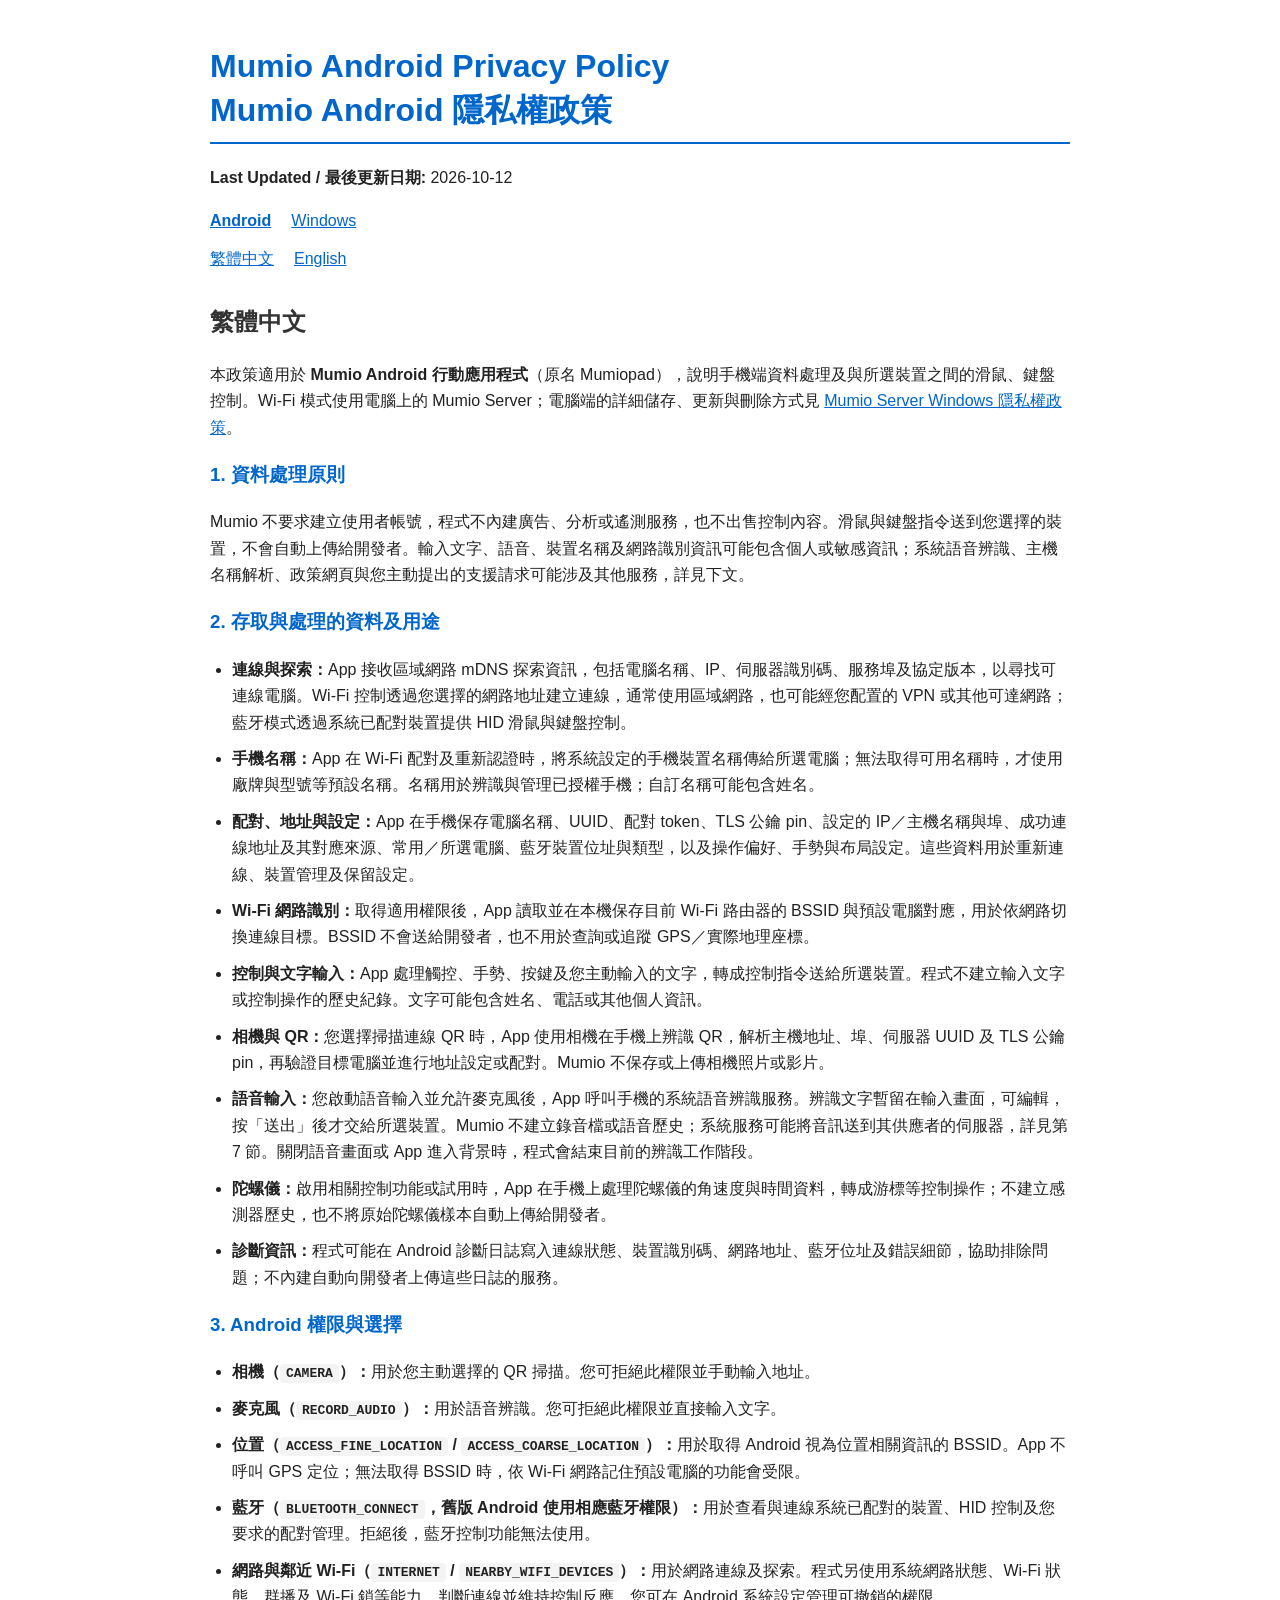
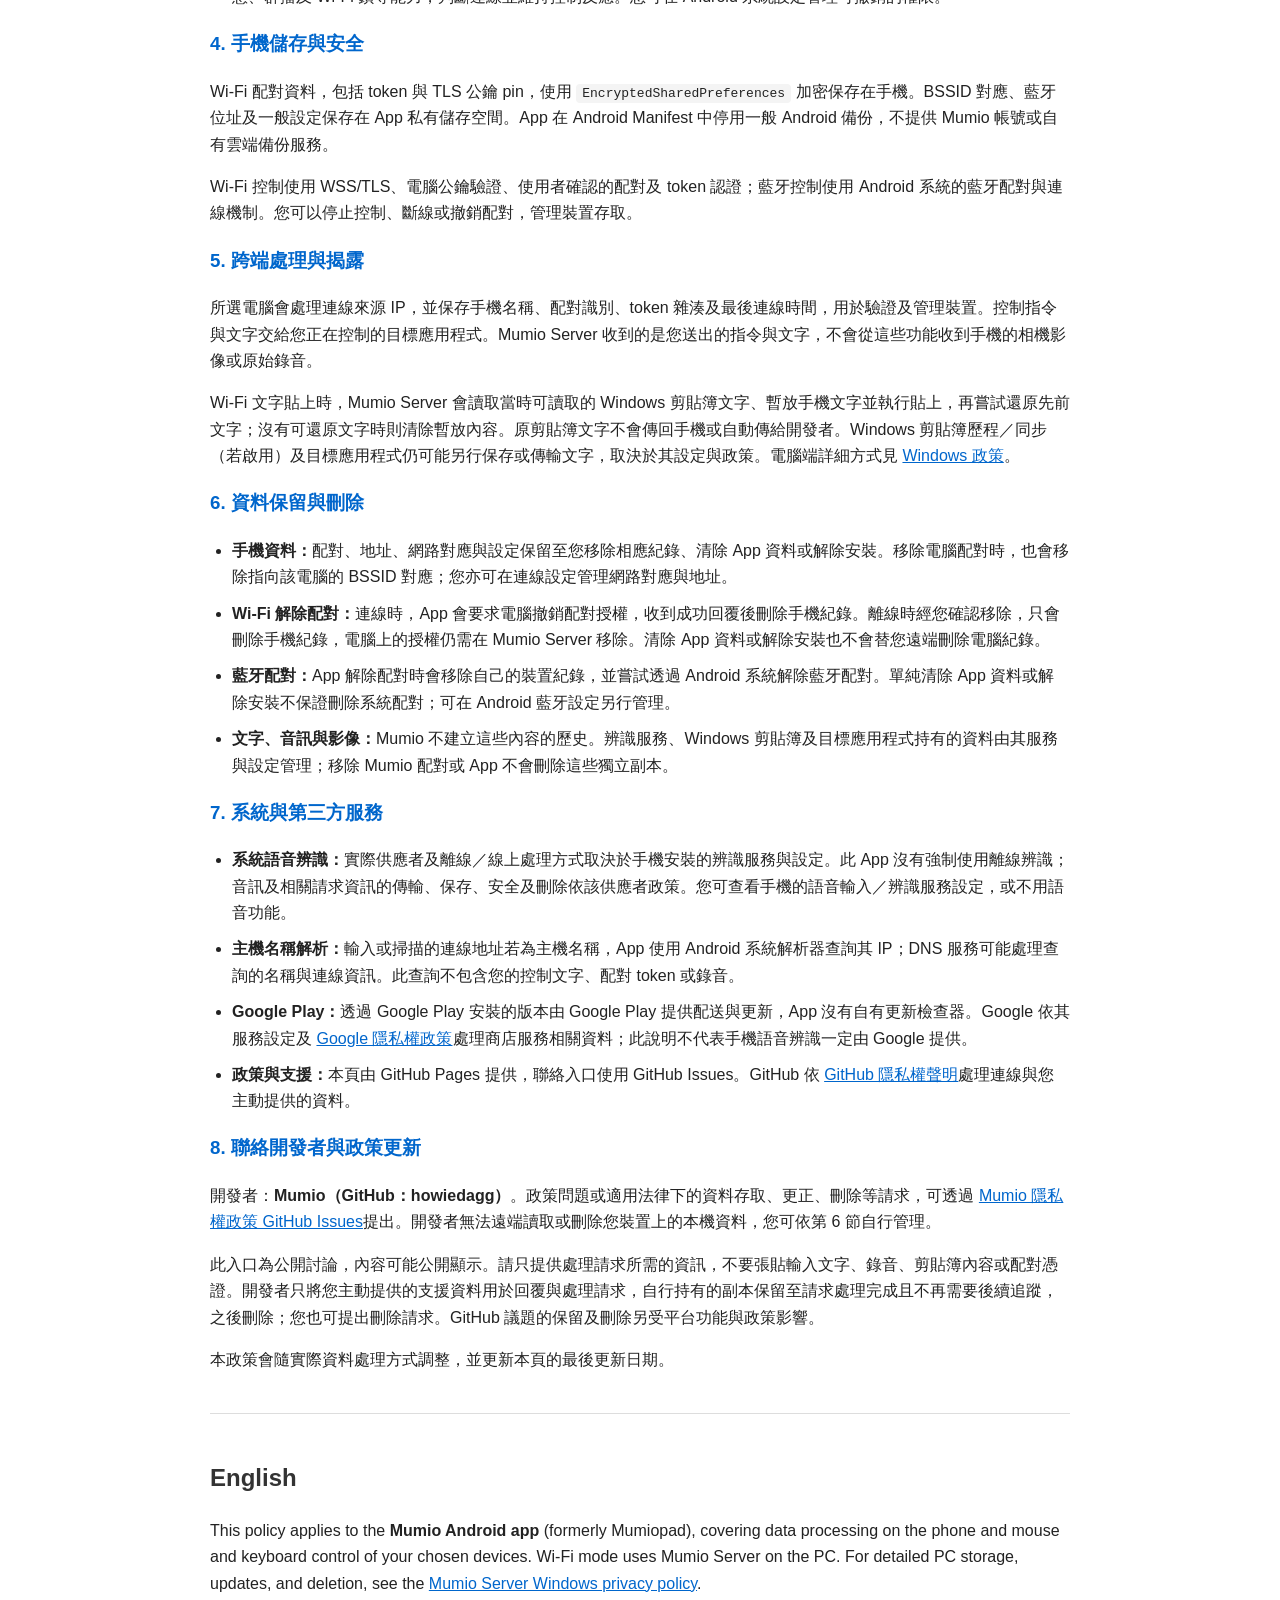
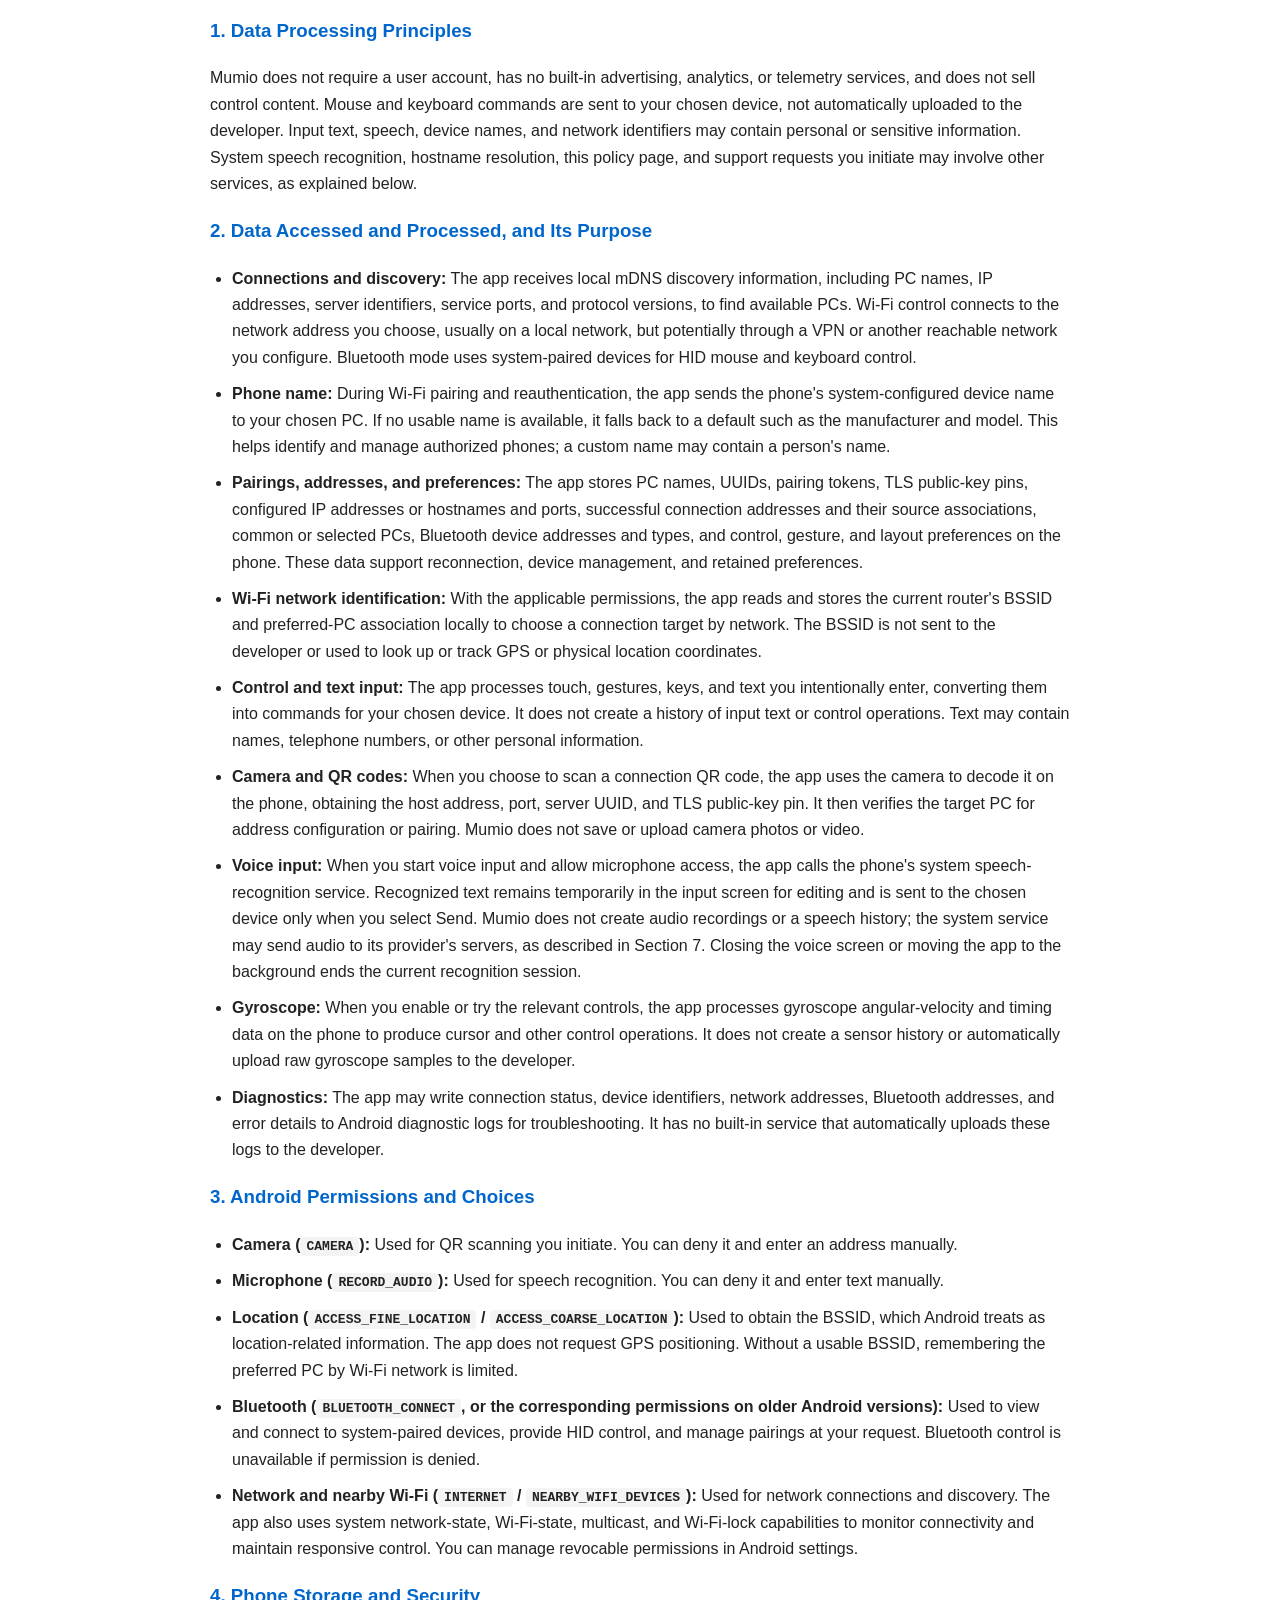
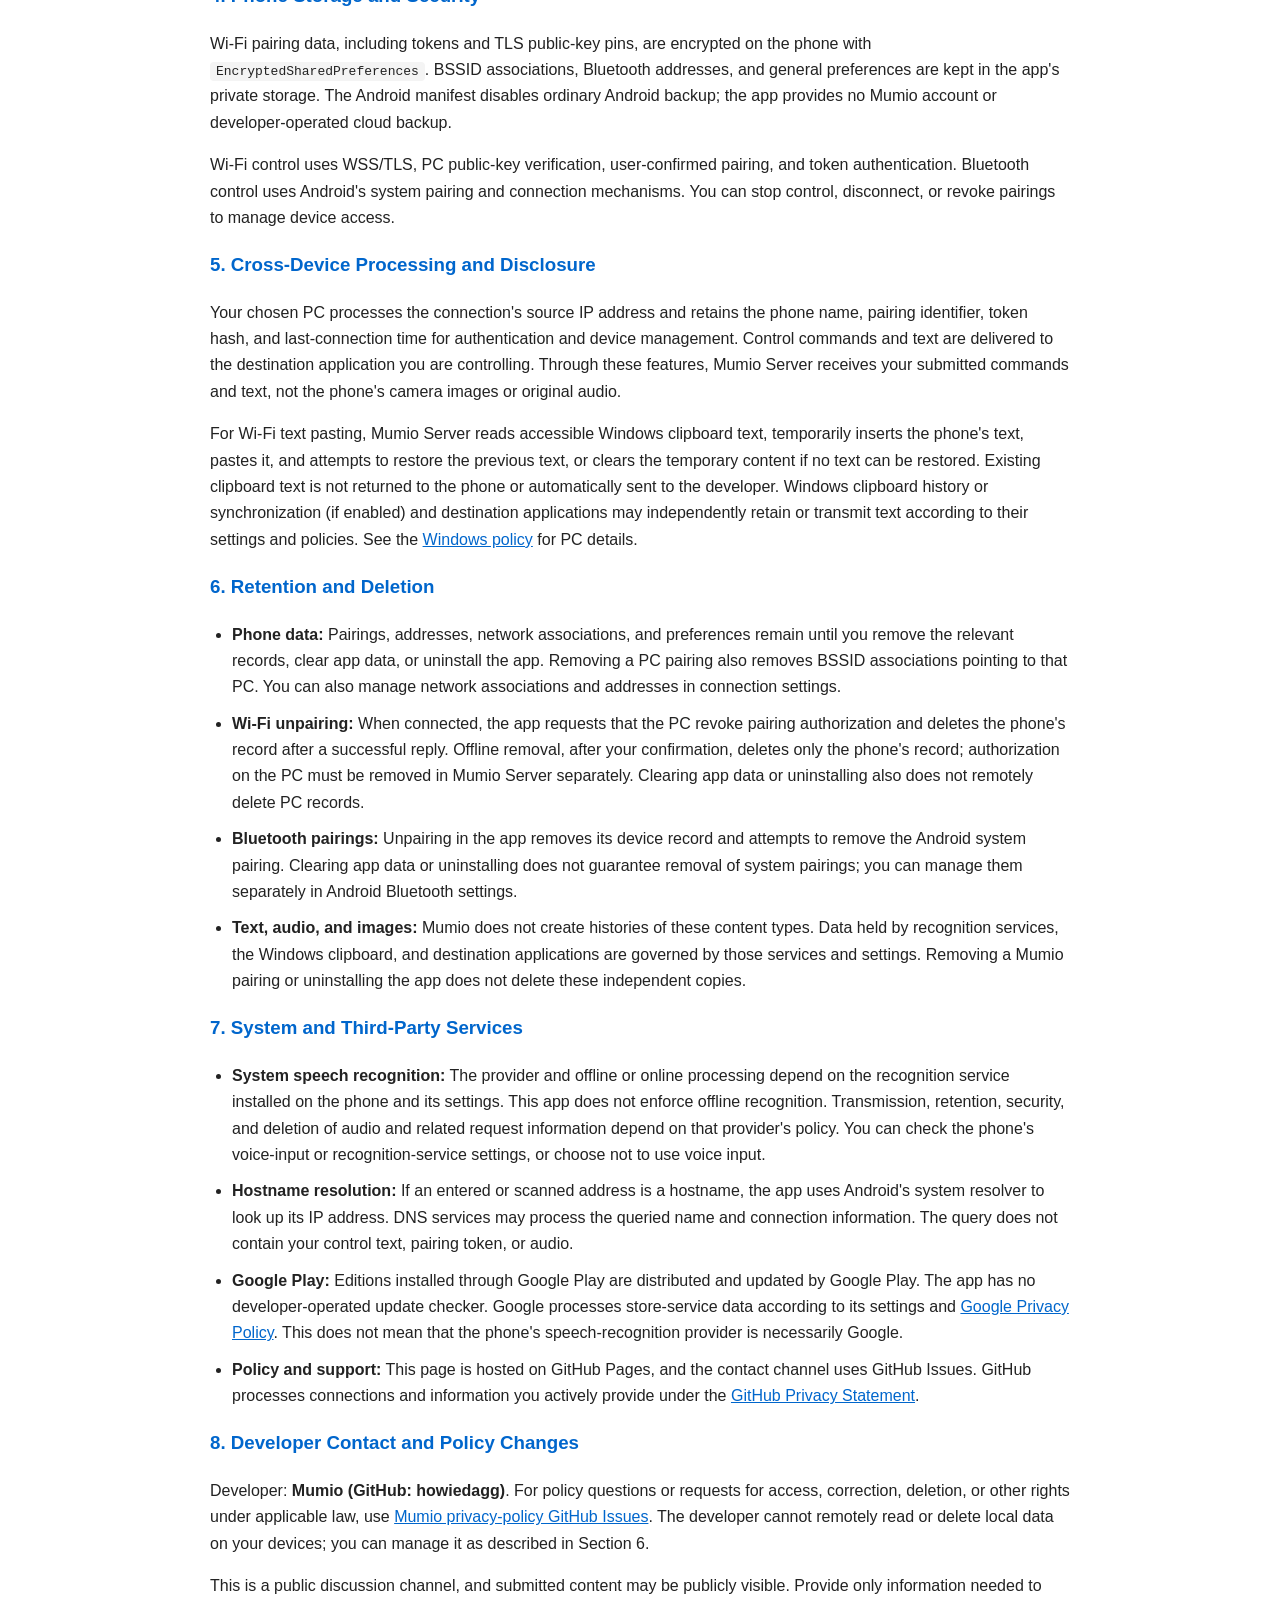
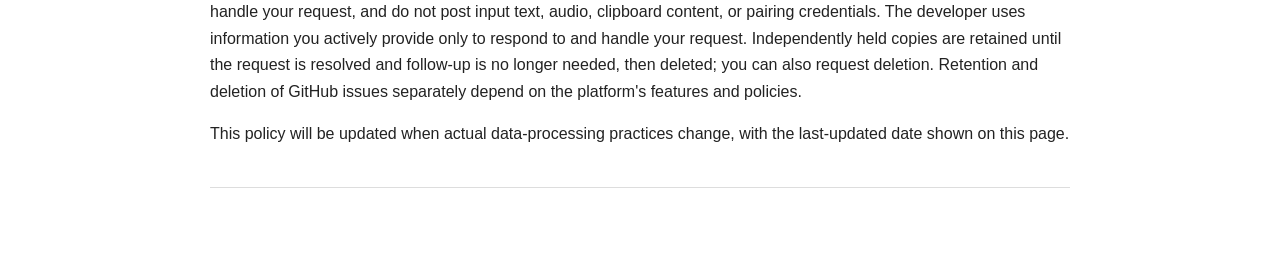
<file: index.html>
<!DOCTYPE html>
<html lang="zh-TW">
<head>
    <meta charset="UTF-8">
    <meta name="viewport" content="width=device-width, initial-scale=1.0">
    <meta name="description" content="Privacy policy for the Mumio Android wireless touchpad and keyboard app and its connections to companion devices. Mumio Android 隱私權政策。">
    <title>Mumio Android Privacy Policy / Mumio Android 隱私權政策</title>
    <link rel="stylesheet" href="policy.css">
</head>
<body>
    <header>
        <h1>Mumio Android Privacy Policy<br>Mumio Android 隱私權政策</h1>
        <p><strong>Last Updated / 最後更新日期:</strong> <time datetime="2026-10-12">2026-10-12</time></p>
        <nav aria-label="Policies / 政策"><a href="index.html" aria-current="page">Android</a><a href="windows.html">Windows</a></nav>
        <nav aria-label="Language / 語言"><a href="#zh-TW" lang="zh-TW">繁體中文</a><a href="#en" lang="en">English</a></nav>
    </header>
    <main>
        <section lang="zh-TW" aria-labelledby="zh-TW">
            <h2 id="zh-TW">繁體中文</h2>
            <p>本政策適用於 <strong>Mumio Android 行動應用程式</strong>（原名 Mumiopad），說明手機端資料處理及與所選裝置之間的滑鼠、鍵盤控制。Wi-Fi 模式使用電腦上的 Mumio Server；電腦端的詳細儲存、更新與刪除方式見 <a href="windows.html">Mumio Server Windows 隱私權政策</a>。</p>

            <h3>1. 資料處理原則</h3>
            <p>Mumio 不要求建立使用者帳號，程式不內建廣告、分析或遙測服務，也不出售控制內容。滑鼠與鍵盤指令送到您選擇的裝置，不會自動上傳給開發者。輸入文字、語音、裝置名稱及網路識別資訊可能包含個人或敏感資訊；系統語音辨識、主機名稱解析、政策網頁與您主動提出的支援請求可能涉及其他服務，詳見下文。</p>

            <h3>2. 存取與處理的資料及用途</h3>
            <ul>
                <li><strong>連線與探索：</strong>App 接收區域網路 mDNS 探索資訊，包括電腦名稱、IP、伺服器識別碼、服務埠及協定版本，以尋找可連線電腦。Wi-Fi 控制透過您選擇的網路地址建立連線，通常使用區域網路，也可能經您配置的 VPN 或其他可達網路；藍牙模式透過系統已配對裝置提供 HID 滑鼠與鍵盤控制。</li>
                <li><strong>手機名稱：</strong>App 在 Wi-Fi 配對及重新認證時，將系統設定的手機裝置名稱傳給所選電腦；無法取得可用名稱時，才使用廠牌與型號等預設名稱。名稱用於辨識與管理已授權手機；自訂名稱可能包含姓名。</li>
                <li><strong>配對、地址與設定：</strong>App 在手機保存電腦名稱、UUID、配對 token、TLS 公鑰 pin、設定的 IP／主機名稱與埠、成功連線地址及其對應來源、常用／所選電腦、藍牙裝置位址與類型，以及操作偏好、手勢與布局設定。這些資料用於重新連線、裝置管理及保留設定。</li>
                <li><strong>Wi-Fi 網路識別：</strong>取得適用權限後，App 讀取並在本機保存目前 Wi-Fi 路由器的 BSSID 與預設電腦對應，用於依網路切換連線目標。BSSID 不會送給開發者，也不用於查詢或追蹤 GPS／實際地理座標。</li>
                <li><strong>控制與文字輸入：</strong>App 處理觸控、手勢、按鍵及您主動輸入的文字，轉成控制指令送給所選裝置。程式不建立輸入文字或控制操作的歷史紀錄。文字可能包含姓名、電話或其他個人資訊。</li>
                <li><strong>相機與 QR：</strong>您選擇掃描連線 QR 時，App 使用相機在手機上辨識 QR，解析主機地址、埠、伺服器 UUID 及 TLS 公鑰 pin，再驗證目標電腦並進行地址設定或配對。Mumio 不保存或上傳相機照片或影片。</li>
                <li><strong>語音輸入：</strong>您啟動語音輸入並允許麥克風後，App 呼叫手機的系統語音辨識服務。辨識文字暫留在輸入畫面，可編輯，按「送出」後才交給所選裝置。Mumio 不建立錄音檔或語音歷史；系統服務可能將音訊送到其供應者的伺服器，詳見第 7 節。關閉語音畫面或 App 進入背景時，程式會結束目前的辨識工作階段。</li>
                <li><strong>陀螺儀：</strong>啟用相關控制功能或試用時，App 在手機上處理陀螺儀的角速度與時間資料，轉成游標等控制操作；不建立感測器歷史，也不將原始陀螺儀樣本自動上傳給開發者。</li>
                <li><strong>診斷資訊：</strong>程式可能在 Android 診斷日誌寫入連線狀態、裝置識別碼、網路地址、藍牙位址及錯誤細節，協助排除問題；不內建自動向開發者上傳這些日誌的服務。</li>
            </ul>

            <h3>3. Android 權限與選擇</h3>
            <ul>
                <li><strong>相機（<code>CAMERA</code>）：</strong>用於您主動選擇的 QR 掃描。您可拒絕此權限並手動輸入地址。</li>
                <li><strong>麥克風（<code>RECORD_AUDIO</code>）：</strong>用於語音辨識。您可拒絕此權限並直接輸入文字。</li>
                <li><strong>位置（<code>ACCESS_FINE_LOCATION</code> / <code>ACCESS_COARSE_LOCATION</code>）：</strong>用於取得 Android 視為位置相關資訊的 BSSID。App 不呼叫 GPS 定位；無法取得 BSSID 時，依 Wi-Fi 網路記住預設電腦的功能會受限。</li>
                <li><strong>藍牙（<code>BLUETOOTH_CONNECT</code>，舊版 Android 使用相應藍牙權限）：</strong>用於查看與連線系統已配對的裝置、HID 控制及您要求的配對管理。拒絕後，藍牙控制功能無法使用。</li>
                <li><strong>網路與鄰近 Wi-Fi（<code>INTERNET</code> / <code>NEARBY_WIFI_DEVICES</code>）：</strong>用於網路連線及探索。程式另使用系統網路狀態、Wi-Fi 狀態、群播及 Wi-Fi 鎖等能力，判斷連線並維持控制反應。您可在 Android 系統設定管理可撤銷的權限。</li>
            </ul>

            <h3>4. 手機儲存與安全</h3>
            <p>Wi-Fi 配對資料，包括 token 與 TLS 公鑰 pin，使用 <code>EncryptedSharedPreferences</code> 加密保存在手機。BSSID 對應、藍牙位址及一般設定保存在 App 私有儲存空間。App 在 Android Manifest 中停用一般 Android 備份，不提供 Mumio 帳號或自有雲端備份服務。</p>
            <p>Wi-Fi 控制使用 WSS/TLS、電腦公鑰驗證、使用者確認的配對及 token 認證；藍牙控制使用 Android 系統的藍牙配對與連線機制。您可以停止控制、斷線或撤銷配對，管理裝置存取。</p>

            <h3>5. 跨端處理與揭露</h3>
            <p>所選電腦會處理連線來源 IP，並保存手機名稱、配對識別、token 雜湊及最後連線時間，用於驗證及管理裝置。控制指令與文字交給您正在控制的目標應用程式。Mumio Server 收到的是您送出的指令與文字，不會從這些功能收到手機的相機影像或原始錄音。</p>
            <p>Wi-Fi 文字貼上時，Mumio Server 會讀取當時可讀取的 Windows 剪貼簿文字、暫放手機文字並執行貼上，再嘗試還原先前文字；沒有可還原文字時則清除暫放內容。原剪貼簿文字不會傳回手機或自動傳給開發者。Windows 剪貼簿歷程／同步（若啟用）及目標應用程式仍可能另行保存或傳輸文字，取決於其設定與政策。電腦端詳細方式見 <a href="windows.html">Windows 政策</a>。</p>

            <h3>6. 資料保留與刪除</h3>
            <ul>
                <li><strong>手機資料：</strong>配對、地址、網路對應與設定保留至您移除相應紀錄、清除 App 資料或解除安裝。移除電腦配對時，也會移除指向該電腦的 BSSID 對應；您亦可在連線設定管理網路對應與地址。</li>
                <li><strong>Wi-Fi 解除配對：</strong>連線時，App 會要求電腦撤銷配對授權，收到成功回覆後刪除手機紀錄。離線時經您確認移除，只會刪除手機紀錄，電腦上的授權仍需在 Mumio Server 移除。清除 App 資料或解除安裝也不會替您遠端刪除電腦紀錄。</li>
                <li><strong>藍牙配對：</strong>App 解除配對時會移除自己的裝置紀錄，並嘗試透過 Android 系統解除藍牙配對。單純清除 App 資料或解除安裝不保證刪除系統配對；可在 Android 藍牙設定另行管理。</li>
                <li><strong>文字、音訊與影像：</strong>Mumio 不建立這些內容的歷史。辨識服務、Windows 剪貼簿及目標應用程式持有的資料由其服務與設定管理；移除 Mumio 配對或 App 不會刪除這些獨立副本。</li>
            </ul>

            <h3>7. 系統與第三方服務</h3>
            <ul>
                <li><strong>系統語音辨識：</strong>實際供應者及離線／線上處理方式取決於手機安裝的辨識服務與設定。此 App 沒有強制使用離線辨識；音訊及相關請求資訊的傳輸、保存、安全及刪除依該供應者政策。您可查看手機的語音輸入／辨識服務設定，或不用語音功能。</li>
                <li><strong>主機名稱解析：</strong>輸入或掃描的連線地址若為主機名稱，App 使用 Android 系統解析器查詢其 IP；DNS 服務可能處理查詢的名稱與連線資訊。此查詢不包含您的控制文字、配對 token 或錄音。</li>
                <li><strong>Google Play：</strong>透過 Google Play 安裝的版本由 Google Play 提供配送與更新，App 沒有自有更新檢查器。Google 依其服務設定及 <a href="https://policies.google.com/privacy">Google 隱私權政策</a>處理商店服務相關資料；此說明不代表手機語音辨識一定由 Google 提供。</li>
                <li><strong>政策與支援：</strong>本頁由 GitHub Pages 提供，聯絡入口使用 GitHub Issues。GitHub 依 <a href="https://docs.github.com/en/site-policy/privacy-policies/github-general-privacy-statement">GitHub 隱私權聲明</a>處理連線與您主動提供的資料。</li>
            </ul>

            <h3>8. 聯絡開發者與政策更新</h3>
            <p>開發者：<strong>Mumio（GitHub：howiedagg）</strong>。政策問題或適用法律下的資料存取、更正、刪除等請求，可透過 <a href="https://github.com/howiedagg/mumiopad-privacy-policy/issues">Mumio 隱私權政策 GitHub Issues</a>提出。開發者無法遠端讀取或刪除您裝置上的本機資料，您可依第 6 節自行管理。</p>
            <p>此入口為公開討論，內容可能公開顯示。請只提供處理請求所需的資訊，不要張貼輸入文字、錄音、剪貼簿內容或配對憑證。開發者只將您主動提供的支援資料用於回覆與處理請求，自行持有的副本保留至請求處理完成且不再需要後續追蹤，之後刪除；您也可提出刪除請求。GitHub 議題的保留及刪除另受平台功能與政策影響。</p>
            <p>本政策會隨實際資料處理方式調整，並更新本頁的最後更新日期。</p>
        </section>

        <section lang="en" aria-labelledby="en">
            <h2 id="en">English</h2>
            <p>This policy applies to the <strong>Mumio Android app</strong> (formerly Mumiopad), covering data processing on the phone and mouse and keyboard control of your chosen devices. Wi-Fi mode uses Mumio Server on the PC. For detailed PC storage, updates, and deletion, see the <a href="windows.html">Mumio Server Windows privacy policy</a>.</p>

            <h3>1. Data Processing Principles</h3>
            <p>Mumio does not require a user account, has no built-in advertising, analytics, or telemetry services, and does not sell control content. Mouse and keyboard commands are sent to your chosen device, not automatically uploaded to the developer. Input text, speech, device names, and network identifiers may contain personal or sensitive information. System speech recognition, hostname resolution, this policy page, and support requests you initiate may involve other services, as explained below.</p>

            <h3>2. Data Accessed and Processed, and Its Purpose</h3>
            <ul>
                <li><strong>Connections and discovery:</strong> The app receives local mDNS discovery information, including PC names, IP addresses, server identifiers, service ports, and protocol versions, to find available PCs. Wi-Fi control connects to the network address you choose, usually on a local network, but potentially through a VPN or another reachable network you configure. Bluetooth mode uses system-paired devices for HID mouse and keyboard control.</li>
                <li><strong>Phone name:</strong> During Wi-Fi pairing and reauthentication, the app sends the phone's system-configured device name to your chosen PC. If no usable name is available, it falls back to a default such as the manufacturer and model. This helps identify and manage authorized phones; a custom name may contain a person's name.</li>
                <li><strong>Pairings, addresses, and preferences:</strong> The app stores PC names, UUIDs, pairing tokens, TLS public-key pins, configured IP addresses or hostnames and ports, successful connection addresses and their source associations, common or selected PCs, Bluetooth device addresses and types, and control, gesture, and layout preferences on the phone. These data support reconnection, device management, and retained preferences.</li>
                <li><strong>Wi-Fi network identification:</strong> With the applicable permissions, the app reads and stores the current router's BSSID and preferred-PC association locally to choose a connection target by network. The BSSID is not sent to the developer or used to look up or track GPS or physical location coordinates.</li>
                <li><strong>Control and text input:</strong> The app processes touch, gestures, keys, and text you intentionally enter, converting them into commands for your chosen device. It does not create a history of input text or control operations. Text may contain names, telephone numbers, or other personal information.</li>
                <li><strong>Camera and QR codes:</strong> When you choose to scan a connection QR code, the app uses the camera to decode it on the phone, obtaining the host address, port, server UUID, and TLS public-key pin. It then verifies the target PC for address configuration or pairing. Mumio does not save or upload camera photos or video.</li>
                <li><strong>Voice input:</strong> When you start voice input and allow microphone access, the app calls the phone's system speech-recognition service. Recognized text remains temporarily in the input screen for editing and is sent to the chosen device only when you select Send. Mumio does not create audio recordings or a speech history; the system service may send audio to its provider's servers, as described in Section 7. Closing the voice screen or moving the app to the background ends the current recognition session.</li>
                <li><strong>Gyroscope:</strong> When you enable or try the relevant controls, the app processes gyroscope angular-velocity and timing data on the phone to produce cursor and other control operations. It does not create a sensor history or automatically upload raw gyroscope samples to the developer.</li>
                <li><strong>Diagnostics:</strong> The app may write connection status, device identifiers, network addresses, Bluetooth addresses, and error details to Android diagnostic logs for troubleshooting. It has no built-in service that automatically uploads these logs to the developer.</li>
            </ul>

            <h3>3. Android Permissions and Choices</h3>
            <ul>
                <li><strong>Camera (<code>CAMERA</code>):</strong> Used for QR scanning you initiate. You can deny it and enter an address manually.</li>
                <li><strong>Microphone (<code>RECORD_AUDIO</code>):</strong> Used for speech recognition. You can deny it and enter text manually.</li>
                <li><strong>Location (<code>ACCESS_FINE_LOCATION</code> / <code>ACCESS_COARSE_LOCATION</code>):</strong> Used to obtain the BSSID, which Android treats as location-related information. The app does not request GPS positioning. Without a usable BSSID, remembering the preferred PC by Wi-Fi network is limited.</li>
                <li><strong>Bluetooth (<code>BLUETOOTH_CONNECT</code>, or the corresponding permissions on older Android versions):</strong> Used to view and connect to system-paired devices, provide HID control, and manage pairings at your request. Bluetooth control is unavailable if permission is denied.</li>
                <li><strong>Network and nearby Wi-Fi (<code>INTERNET</code> / <code>NEARBY_WIFI_DEVICES</code>):</strong> Used for network connections and discovery. The app also uses system network-state, Wi-Fi-state, multicast, and Wi-Fi-lock capabilities to monitor connectivity and maintain responsive control. You can manage revocable permissions in Android settings.</li>
            </ul>

            <h3>4. Phone Storage and Security</h3>
            <p>Wi-Fi pairing data, including tokens and TLS public-key pins, are encrypted on the phone with <code>EncryptedSharedPreferences</code>. BSSID associations, Bluetooth addresses, and general preferences are kept in the app's private storage. The Android manifest disables ordinary Android backup; the app provides no Mumio account or developer-operated cloud backup.</p>
            <p>Wi-Fi control uses WSS/TLS, PC public-key verification, user-confirmed pairing, and token authentication. Bluetooth control uses Android's system pairing and connection mechanisms. You can stop control, disconnect, or revoke pairings to manage device access.</p>

            <h3>5. Cross-Device Processing and Disclosure</h3>
            <p>Your chosen PC processes the connection's source IP address and retains the phone name, pairing identifier, token hash, and last-connection time for authentication and device management. Control commands and text are delivered to the destination application you are controlling. Through these features, Mumio Server receives your submitted commands and text, not the phone's camera images or original audio.</p>
            <p>For Wi-Fi text pasting, Mumio Server reads accessible Windows clipboard text, temporarily inserts the phone's text, pastes it, and attempts to restore the previous text, or clears the temporary content if no text can be restored. Existing clipboard text is not returned to the phone or automatically sent to the developer. Windows clipboard history or synchronization (if enabled) and destination applications may independently retain or transmit text according to their settings and policies. See the <a href="windows.html">Windows policy</a> for PC details.</p>

            <h3>6. Retention and Deletion</h3>
            <ul>
                <li><strong>Phone data:</strong> Pairings, addresses, network associations, and preferences remain until you remove the relevant records, clear app data, or uninstall the app. Removing a PC pairing also removes BSSID associations pointing to that PC. You can also manage network associations and addresses in connection settings.</li>
                <li><strong>Wi-Fi unpairing:</strong> When connected, the app requests that the PC revoke pairing authorization and deletes the phone's record after a successful reply. Offline removal, after your confirmation, deletes only the phone's record; authorization on the PC must be removed in Mumio Server separately. Clearing app data or uninstalling also does not remotely delete PC records.</li>
                <li><strong>Bluetooth pairings:</strong> Unpairing in the app removes its device record and attempts to remove the Android system pairing. Clearing app data or uninstalling does not guarantee removal of system pairings; you can manage them separately in Android Bluetooth settings.</li>
                <li><strong>Text, audio, and images:</strong> Mumio does not create histories of these content types. Data held by recognition services, the Windows clipboard, and destination applications are governed by those services and settings. Removing a Mumio pairing or uninstalling the app does not delete these independent copies.</li>
            </ul>

            <h3>7. System and Third-Party Services</h3>
            <ul>
                <li><strong>System speech recognition:</strong> The provider and offline or online processing depend on the recognition service installed on the phone and its settings. This app does not enforce offline recognition. Transmission, retention, security, and deletion of audio and related request information depend on that provider's policy. You can check the phone's voice-input or recognition-service settings, or choose not to use voice input.</li>
                <li><strong>Hostname resolution:</strong> If an entered or scanned address is a hostname, the app uses Android's system resolver to look up its IP address. DNS services may process the queried name and connection information. The query does not contain your control text, pairing token, or audio.</li>
                <li><strong>Google Play:</strong> Editions installed through Google Play are distributed and updated by Google Play. The app has no developer-operated update checker. Google processes store-service data according to its settings and <a href="https://policies.google.com/privacy">Google Privacy Policy</a>. This does not mean that the phone's speech-recognition provider is necessarily Google.</li>
                <li><strong>Policy and support:</strong> This page is hosted on GitHub Pages, and the contact channel uses GitHub Issues. GitHub processes connections and information you actively provide under the <a href="https://docs.github.com/en/site-policy/privacy-policies/github-general-privacy-statement">GitHub Privacy Statement</a>.</li>
            </ul>

            <h3>8. Developer Contact and Policy Changes</h3>
            <p>Developer: <strong>Mumio (GitHub: howiedagg)</strong>. For policy questions or requests for access, correction, deletion, or other rights under applicable law, use <a href="https://github.com/howiedagg/mumiopad-privacy-policy/issues">Mumio privacy-policy GitHub Issues</a>. The developer cannot remotely read or delete local data on your devices; you can manage it as described in Section 6.</p>
            <p>This is a public discussion channel, and submitted content may be publicly visible. Provide only information needed to handle your request, and do not post input text, audio, clipboard content, or pairing credentials. The developer uses information you actively provide only to respond to and handle your request. Independently held copies are retained until the request is resolved and follow-up is no longer needed, then deleted; you can also request deletion. Retention and deletion of GitHub issues separately depend on the platform's features and policies.</p>
            <p>This policy will be updated when actual data-processing practices change, with the last-updated date shown on this page.</p>
        </section>
    </main>
</body>
</html>
</file>
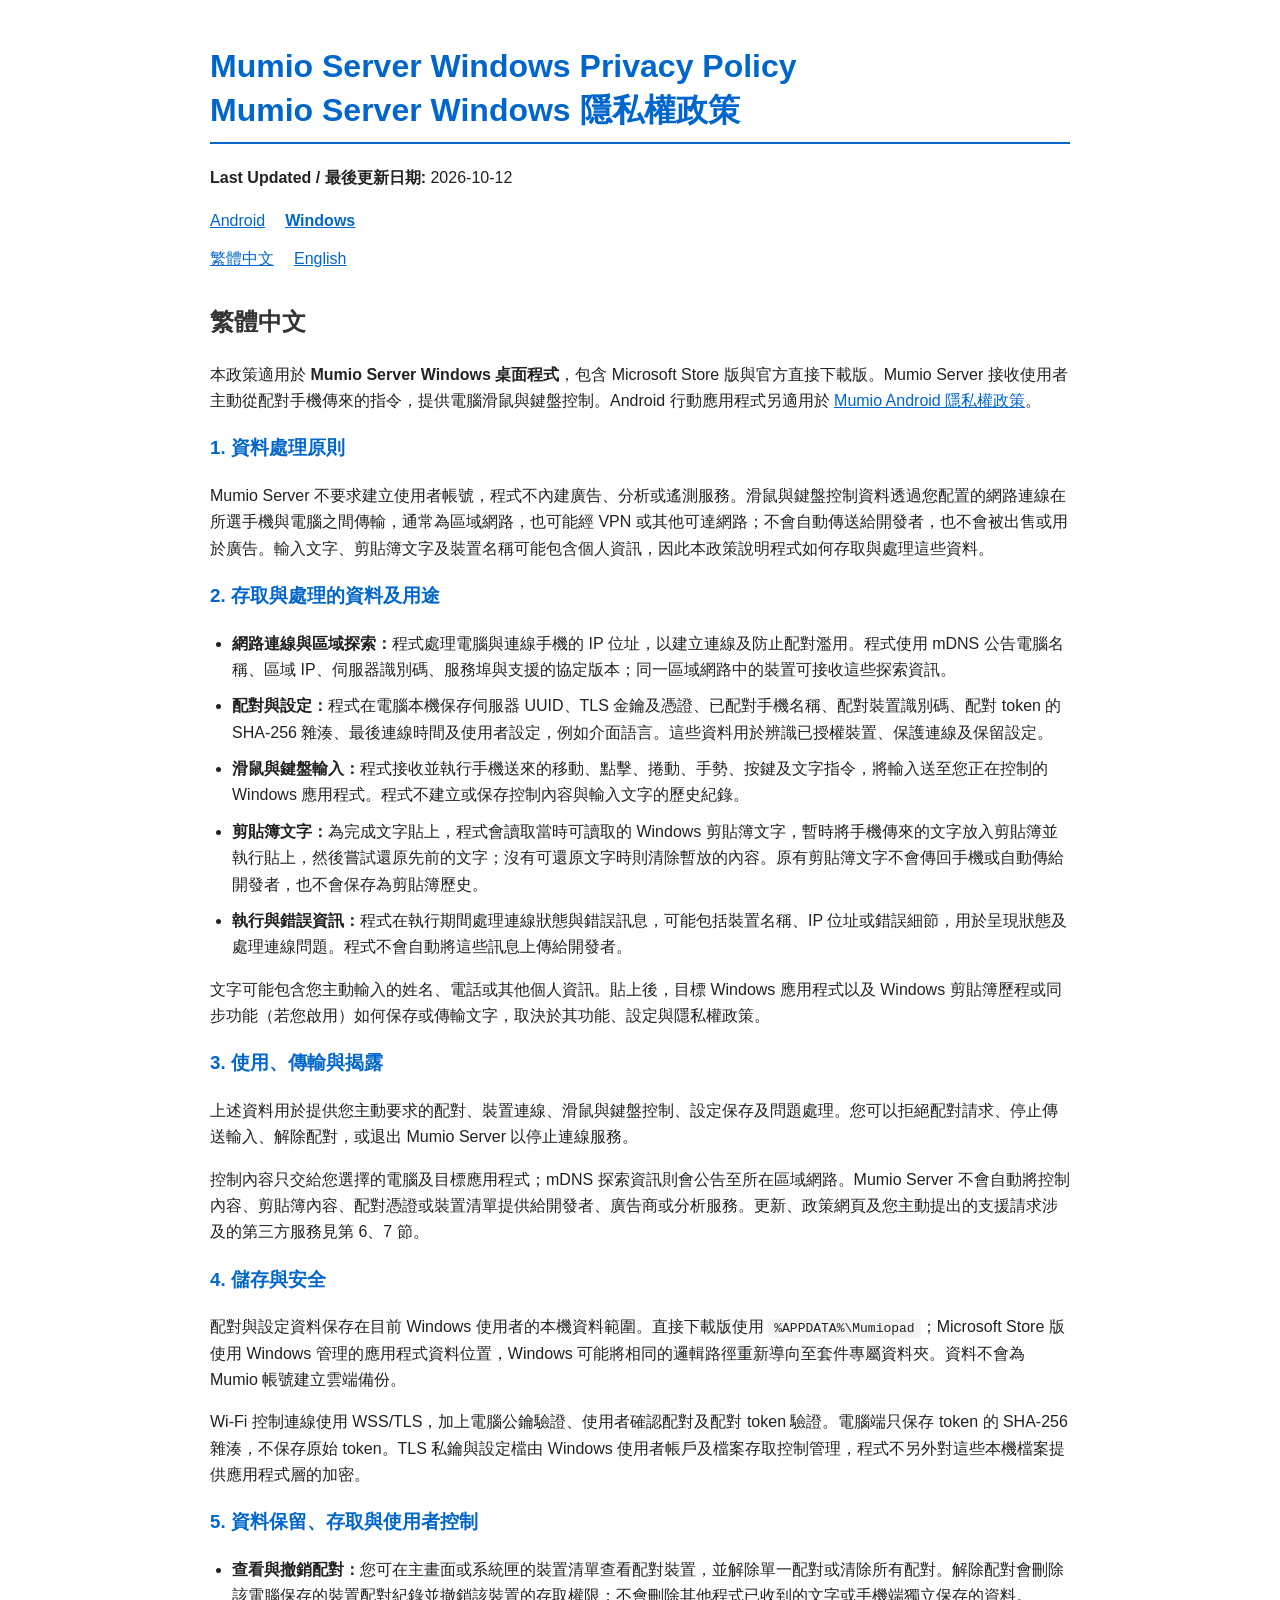
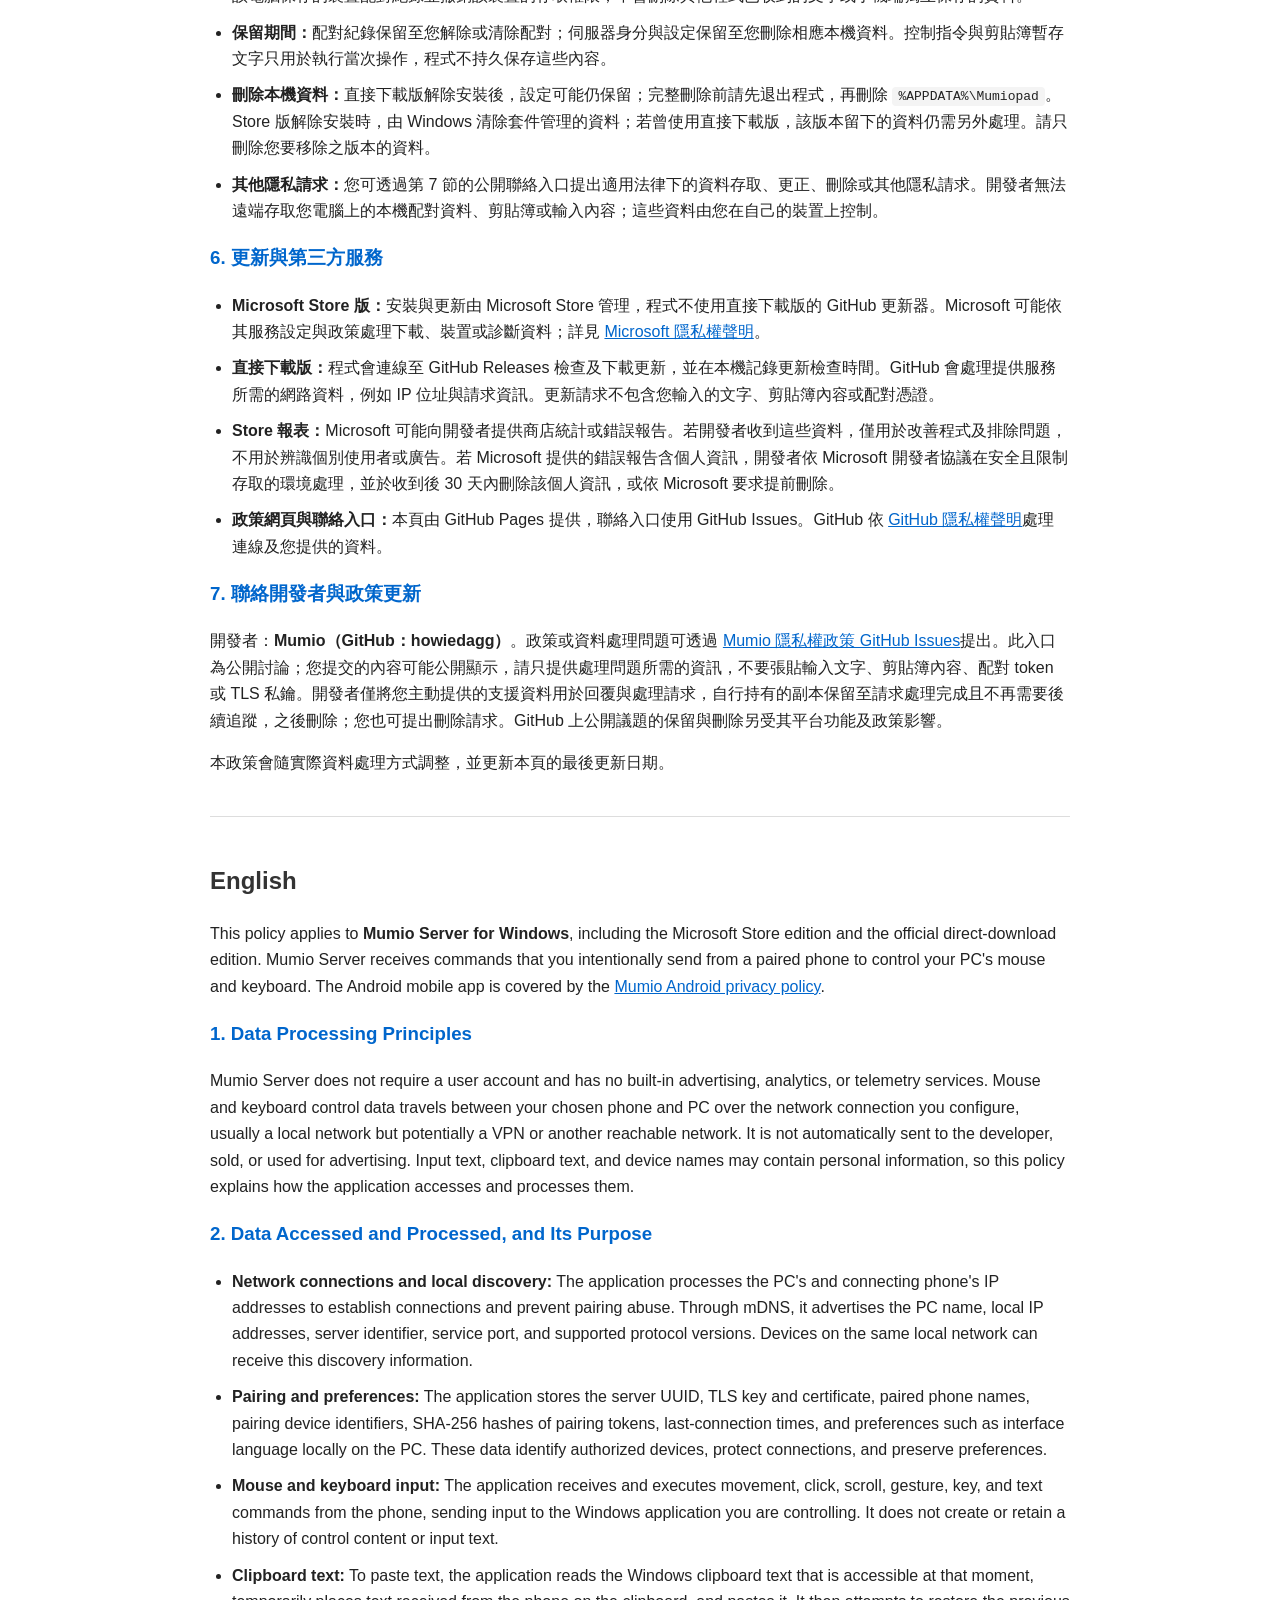
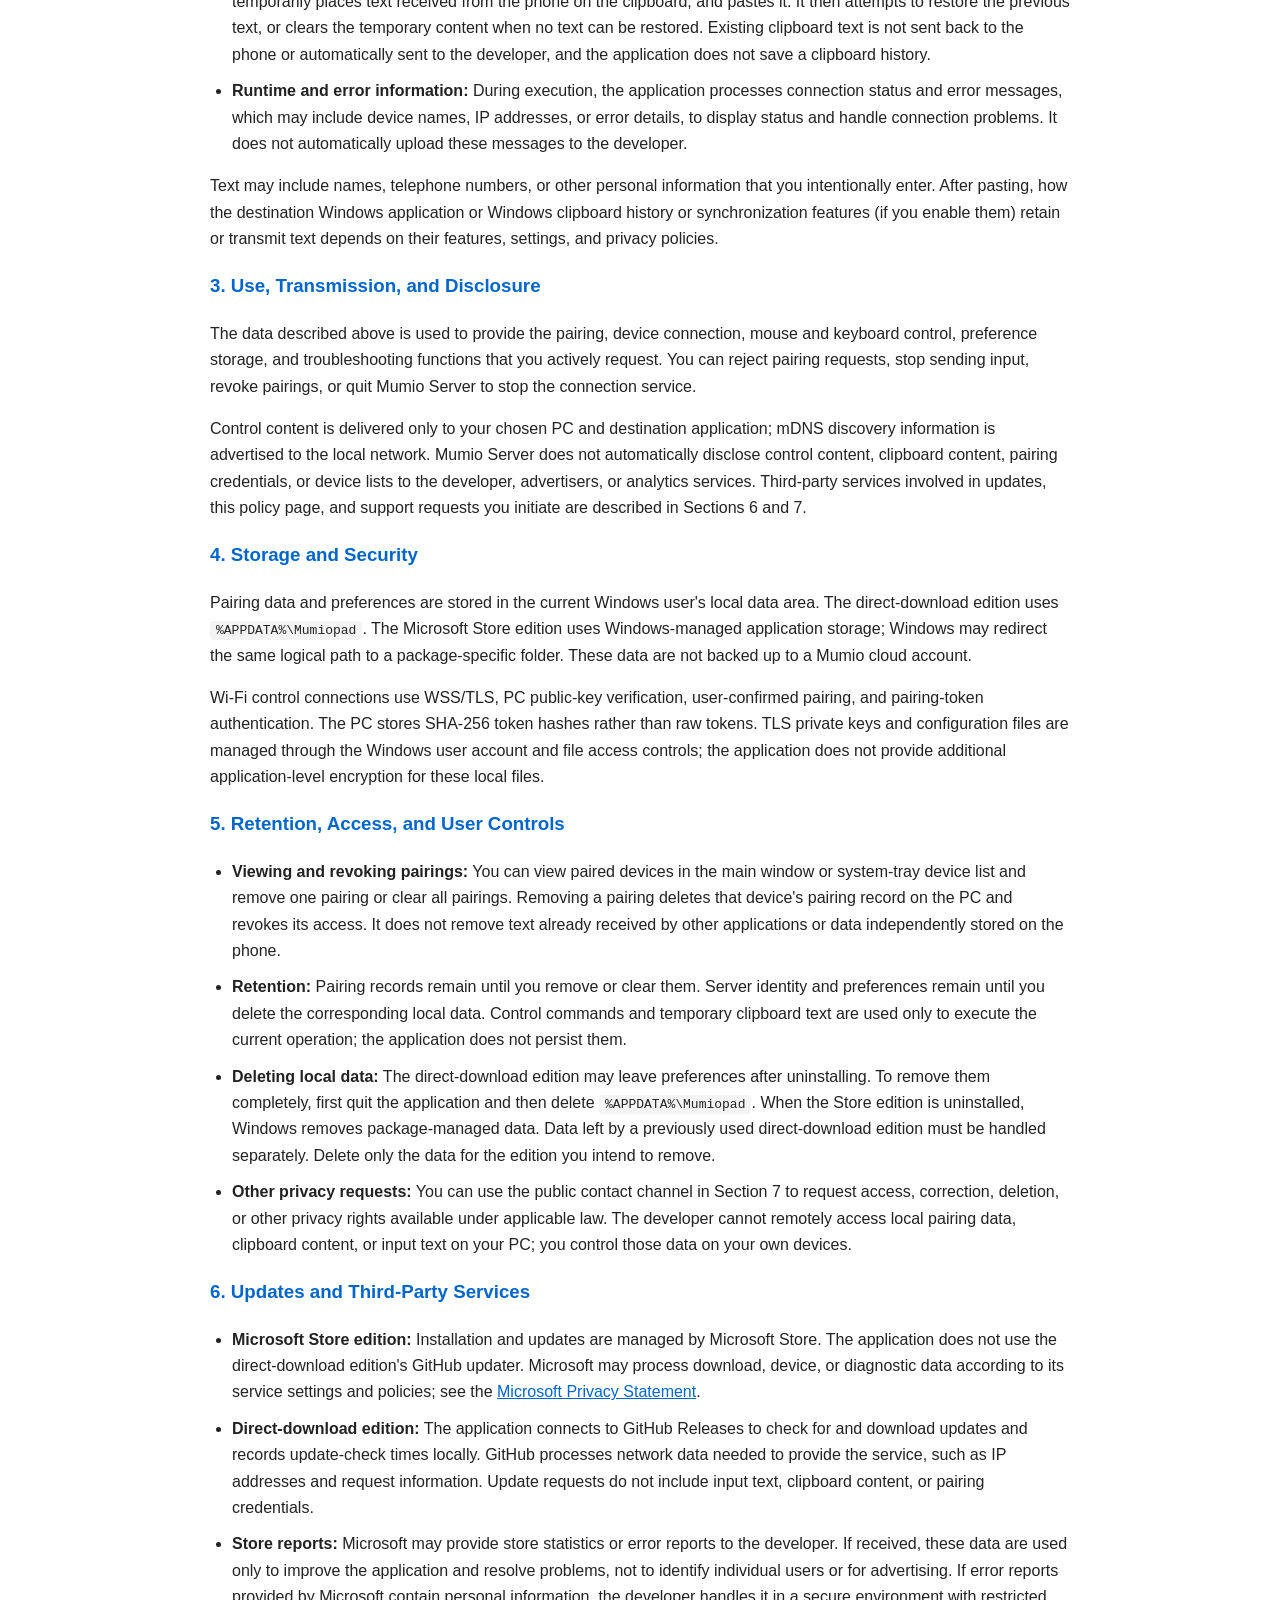
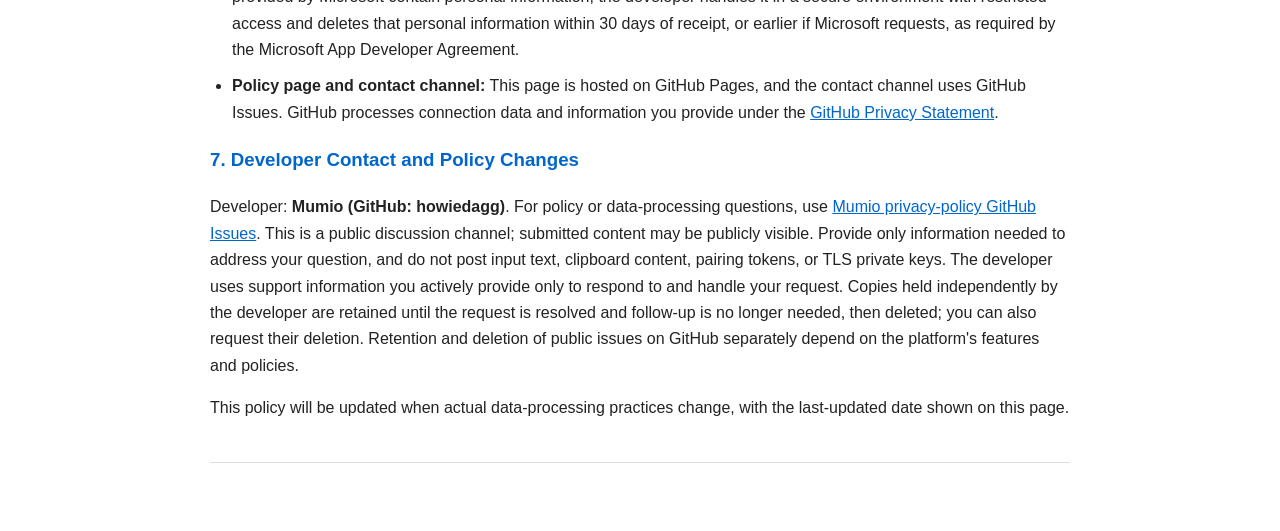
<file: windows.html>
<!DOCTYPE html>
<html lang="zh-TW">
<head>
    <meta charset="UTF-8">
    <meta name="viewport" content="width=device-width, initial-scale=1.0">
    <meta name="description" content="Privacy policy for Mumio Server, the Windows wireless touchpad and keyboard companion. Mumio Server Windows 桌面版隱私權政策。">
    <title>Mumio Server Windows Privacy Policy / Mumio Server Windows 隱私權政策</title>
    <link rel="stylesheet" href="policy.css">
</head>
<body>
    <header>
        <h1>Mumio Server Windows Privacy Policy<br>Mumio Server Windows 隱私權政策</h1>
        <p><strong>Last Updated / 最後更新日期:</strong> <time datetime="2026-10-12">2026-10-12</time></p>
        <nav aria-label="Policies / 政策"><a href="index.html">Android</a><a href="windows.html" aria-current="page">Windows</a></nav>
        <nav aria-label="Language / 語言"><a href="#zh-TW" lang="zh-TW">繁體中文</a><a href="#en" lang="en">English</a></nav>
    </header>
    <main>
        <section lang="zh-TW" aria-labelledby="zh-TW">
            <h2 id="zh-TW">繁體中文</h2>
            <p>本政策適用於 <strong>Mumio Server Windows 桌面程式</strong>，包含 Microsoft Store 版與官方直接下載版。Mumio Server 接收使用者主動從配對手機傳來的指令，提供電腦滑鼠與鍵盤控制。Android 行動應用程式另適用於 <a href="index.html">Mumio Android 隱私權政策</a>。</p>

            <h3>1. 資料處理原則</h3>
            <p>Mumio Server 不要求建立使用者帳號，程式不內建廣告、分析或遙測服務。滑鼠與鍵盤控制資料透過您配置的網路連線在所選手機與電腦之間傳輸，通常為區域網路，也可能經 VPN 或其他可達網路；不會自動傳送給開發者，也不會被出售或用於廣告。輸入文字、剪貼簿文字及裝置名稱可能包含個人資訊，因此本政策說明程式如何存取與處理這些資料。</p>

            <h3>2. 存取與處理的資料及用途</h3>
            <ul>
                <li><strong>網路連線與區域探索：</strong>程式處理電腦與連線手機的 IP 位址，以建立連線及防止配對濫用。程式使用 mDNS 公告電腦名稱、區域 IP、伺服器識別碼、服務埠與支援的協定版本；同一區域網路中的裝置可接收這些探索資訊。</li>
                <li><strong>配對與設定：</strong>程式在電腦本機保存伺服器 UUID、TLS 金鑰及憑證、已配對手機名稱、配對裝置識別碼、配對 token 的 SHA-256 雜湊、最後連線時間及使用者設定，例如介面語言。這些資料用於辨識已授權裝置、保護連線及保留設定。</li>
                <li><strong>滑鼠與鍵盤輸入：</strong>程式接收並執行手機送來的移動、點擊、捲動、手勢、按鍵及文字指令，將輸入送至您正在控制的 Windows 應用程式。程式不建立或保存控制內容與輸入文字的歷史紀錄。</li>
                <li><strong>剪貼簿文字：</strong>為完成文字貼上，程式會讀取當時可讀取的 Windows 剪貼簿文字，暫時將手機傳來的文字放入剪貼簿並執行貼上，然後嘗試還原先前的文字；沒有可還原文字時則清除暫放的內容。原有剪貼簿文字不會傳回手機或自動傳給開發者，也不會保存為剪貼簿歷史。</li>
                <li><strong>執行與錯誤資訊：</strong>程式在執行期間處理連線狀態與錯誤訊息，可能包括裝置名稱、IP 位址或錯誤細節，用於呈現狀態及處理連線問題。程式不會自動將這些訊息上傳給開發者。</li>
            </ul>
            <p>文字可能包含您主動輸入的姓名、電話或其他個人資訊。貼上後，目標 Windows 應用程式以及 Windows 剪貼簿歷程或同步功能（若您啟用）如何保存或傳輸文字，取決於其功能、設定與隱私權政策。</p>

            <h3>3. 使用、傳輸與揭露</h3>
            <p>上述資料用於提供您主動要求的配對、裝置連線、滑鼠與鍵盤控制、設定保存及問題處理。您可以拒絕配對請求、停止傳送輸入、解除配對，或退出 Mumio Server 以停止連線服務。</p>
            <p>控制內容只交給您選擇的電腦及目標應用程式；mDNS 探索資訊則會公告至所在區域網路。Mumio Server 不會自動將控制內容、剪貼簿內容、配對憑證或裝置清單提供給開發者、廣告商或分析服務。更新、政策網頁及您主動提出的支援請求涉及的第三方服務見第 6、7 節。</p>

            <h3>4. 儲存與安全</h3>
            <p>配對與設定資料保存在目前 Windows 使用者的本機資料範圍。直接下載版使用 <code>%APPDATA%\Mumiopad</code>；Microsoft Store 版使用 Windows 管理的應用程式資料位置，Windows 可能將相同的邏輯路徑重新導向至套件專屬資料夾。資料不會為 Mumio 帳號建立雲端備份。</p>
            <p>Wi-Fi 控制連線使用 WSS/TLS，加上電腦公鑰驗證、使用者確認配對及配對 token 驗證。電腦端只保存 token 的 SHA-256 雜湊，不保存原始 token。TLS 私鑰與設定檔由 Windows 使用者帳戶及檔案存取控制管理，程式不另外對這些本機檔案提供應用程式層的加密。</p>

            <h3>5. 資料保留、存取與使用者控制</h3>
            <ul>
                <li><strong>查看與撤銷配對：</strong>您可在主畫面或系統匣的裝置清單查看配對裝置，並解除單一配對或清除所有配對。解除配對會刪除該電腦保存的裝置配對紀錄並撤銷該裝置的存取權限；不會刪除其他程式已收到的文字或手機端獨立保存的資料。</li>
                <li><strong>保留期間：</strong>配對紀錄保留至您解除或清除配對；伺服器身分與設定保留至您刪除相應本機資料。控制指令與剪貼簿暫存文字只用於執行當次操作，程式不持久保存這些內容。</li>
                <li><strong>刪除本機資料：</strong>直接下載版解除安裝後，設定可能仍保留；完整刪除前請先退出程式，再刪除 <code>%APPDATA%\Mumiopad</code>。Store 版解除安裝時，由 Windows 清除套件管理的資料；若曾使用直接下載版，該版本留下的資料仍需另外處理。請只刪除您要移除之版本的資料。</li>
                <li><strong>其他隱私請求：</strong>您可透過第 7 節的公開聯絡入口提出適用法律下的資料存取、更正、刪除或其他隱私請求。開發者無法遠端存取您電腦上的本機配對資料、剪貼簿或輸入內容；這些資料由您在自己的裝置上控制。</li>
            </ul>

            <h3>6. 更新與第三方服務</h3>
            <ul>
                <li><strong>Microsoft Store 版：</strong>安裝與更新由 Microsoft Store 管理，程式不使用直接下載版的 GitHub 更新器。Microsoft 可能依其服務設定與政策處理下載、裝置或診斷資料；詳見 <a href="https://privacy.microsoft.com/privacystatement">Microsoft 隱私權聲明</a>。</li>
                <li><strong>直接下載版：</strong>程式會連線至 GitHub Releases 檢查及下載更新，並在本機記錄更新檢查時間。GitHub 會處理提供服務所需的網路資料，例如 IP 位址與請求資訊。更新請求不包含您輸入的文字、剪貼簿內容或配對憑證。</li>
                <li><strong>Store 報表：</strong>Microsoft 可能向開發者提供商店統計或錯誤報告。若開發者收到這些資料，僅用於改善程式及排除問題，不用於辨識個別使用者或廣告。若 Microsoft 提供的錯誤報告含個人資訊，開發者依 Microsoft 開發者協議在安全且限制存取的環境處理，並於收到後 30 天內刪除該個人資訊，或依 Microsoft 要求提前刪除。</li>
                <li><strong>政策網頁與聯絡入口：</strong>本頁由 GitHub Pages 提供，聯絡入口使用 GitHub Issues。GitHub 依 <a href="https://docs.github.com/en/site-policy/privacy-policies/github-general-privacy-statement">GitHub 隱私權聲明</a>處理連線及您提供的資料。</li>
            </ul>

            <h3>7. 聯絡開發者與政策更新</h3>
            <p>開發者：<strong>Mumio（GitHub：howiedagg）</strong>。政策或資料處理問題可透過 <a href="https://github.com/howiedagg/mumiopad-privacy-policy/issues">Mumio 隱私權政策 GitHub Issues</a>提出。此入口為公開討論；您提交的內容可能公開顯示，請只提供處理問題所需的資訊，不要張貼輸入文字、剪貼簿內容、配對 token 或 TLS 私鑰。開發者僅將您主動提供的支援資料用於回覆與處理請求，自行持有的副本保留至請求處理完成且不再需要後續追蹤，之後刪除；您也可提出刪除請求。GitHub 上公開議題的保留與刪除另受其平台功能及政策影響。</p>
            <p>本政策會隨實際資料處理方式調整，並更新本頁的最後更新日期。</p>
        </section>

        <section lang="en" aria-labelledby="en">
            <h2 id="en">English</h2>
            <p>This policy applies to <strong>Mumio Server for Windows</strong>, including the Microsoft Store edition and the official direct-download edition. Mumio Server receives commands that you intentionally send from a paired phone to control your PC's mouse and keyboard. The Android mobile app is covered by the <a href="index.html">Mumio Android privacy policy</a>.</p>

            <h3>1. Data Processing Principles</h3>
            <p>Mumio Server does not require a user account and has no built-in advertising, analytics, or telemetry services. Mouse and keyboard control data travels between your chosen phone and PC over the network connection you configure, usually a local network but potentially a VPN or another reachable network. It is not automatically sent to the developer, sold, or used for advertising. Input text, clipboard text, and device names may contain personal information, so this policy explains how the application accesses and processes them.</p>

            <h3>2. Data Accessed and Processed, and Its Purpose</h3>
            <ul>
                <li><strong>Network connections and local discovery:</strong> The application processes the PC's and connecting phone's IP addresses to establish connections and prevent pairing abuse. Through mDNS, it advertises the PC name, local IP addresses, server identifier, service port, and supported protocol versions. Devices on the same local network can receive this discovery information.</li>
                <li><strong>Pairing and preferences:</strong> The application stores the server UUID, TLS key and certificate, paired phone names, pairing device identifiers, SHA-256 hashes of pairing tokens, last-connection times, and preferences such as interface language locally on the PC. These data identify authorized devices, protect connections, and preserve preferences.</li>
                <li><strong>Mouse and keyboard input:</strong> The application receives and executes movement, click, scroll, gesture, key, and text commands from the phone, sending input to the Windows application you are controlling. It does not create or retain a history of control content or input text.</li>
                <li><strong>Clipboard text:</strong> To paste text, the application reads the Windows clipboard text that is accessible at that moment, temporarily places text received from the phone on the clipboard, and pastes it. It then attempts to restore the previous text, or clears the temporary content when no text can be restored. Existing clipboard text is not sent back to the phone or automatically sent to the developer, and the application does not save a clipboard history.</li>
                <li><strong>Runtime and error information:</strong> During execution, the application processes connection status and error messages, which may include device names, IP addresses, or error details, to display status and handle connection problems. It does not automatically upload these messages to the developer.</li>
            </ul>
            <p>Text may include names, telephone numbers, or other personal information that you intentionally enter. After pasting, how the destination Windows application or Windows clipboard history or synchronization features (if you enable them) retain or transmit text depends on their features, settings, and privacy policies.</p>

            <h3>3. Use, Transmission, and Disclosure</h3>
            <p>The data described above is used to provide the pairing, device connection, mouse and keyboard control, preference storage, and troubleshooting functions that you actively request. You can reject pairing requests, stop sending input, revoke pairings, or quit Mumio Server to stop the connection service.</p>
            <p>Control content is delivered only to your chosen PC and destination application; mDNS discovery information is advertised to the local network. Mumio Server does not automatically disclose control content, clipboard content, pairing credentials, or device lists to the developer, advertisers, or analytics services. Third-party services involved in updates, this policy page, and support requests you initiate are described in Sections 6 and 7.</p>

            <h3>4. Storage and Security</h3>
            <p>Pairing data and preferences are stored in the current Windows user's local data area. The direct-download edition uses <code>%APPDATA%\Mumiopad</code>. The Microsoft Store edition uses Windows-managed application storage; Windows may redirect the same logical path to a package-specific folder. These data are not backed up to a Mumio cloud account.</p>
            <p>Wi-Fi control connections use WSS/TLS, PC public-key verification, user-confirmed pairing, and pairing-token authentication. The PC stores SHA-256 token hashes rather than raw tokens. TLS private keys and configuration files are managed through the Windows user account and file access controls; the application does not provide additional application-level encryption for these local files.</p>

            <h3>5. Retention, Access, and User Controls</h3>
            <ul>
                <li><strong>Viewing and revoking pairings:</strong> You can view paired devices in the main window or system-tray device list and remove one pairing or clear all pairings. Removing a pairing deletes that device's pairing record on the PC and revokes its access. It does not remove text already received by other applications or data independently stored on the phone.</li>
                <li><strong>Retention:</strong> Pairing records remain until you remove or clear them. Server identity and preferences remain until you delete the corresponding local data. Control commands and temporary clipboard text are used only to execute the current operation; the application does not persist them.</li>
                <li><strong>Deleting local data:</strong> The direct-download edition may leave preferences after uninstalling. To remove them completely, first quit the application and then delete <code>%APPDATA%\Mumiopad</code>. When the Store edition is uninstalled, Windows removes package-managed data. Data left by a previously used direct-download edition must be handled separately. Delete only the data for the edition you intend to remove.</li>
                <li><strong>Other privacy requests:</strong> You can use the public contact channel in Section 7 to request access, correction, deletion, or other privacy rights available under applicable law. The developer cannot remotely access local pairing data, clipboard content, or input text on your PC; you control those data on your own devices.</li>
            </ul>

            <h3>6. Updates and Third-Party Services</h3>
            <ul>
                <li><strong>Microsoft Store edition:</strong> Installation and updates are managed by Microsoft Store. The application does not use the direct-download edition's GitHub updater. Microsoft may process download, device, or diagnostic data according to its service settings and policies; see the <a href="https://privacy.microsoft.com/privacystatement">Microsoft Privacy Statement</a>.</li>
                <li><strong>Direct-download edition:</strong> The application connects to GitHub Releases to check for and download updates and records update-check times locally. GitHub processes network data needed to provide the service, such as IP addresses and request information. Update requests do not include input text, clipboard content, or pairing credentials.</li>
                <li><strong>Store reports:</strong> Microsoft may provide store statistics or error reports to the developer. If received, these data are used only to improve the application and resolve problems, not to identify individual users or for advertising. If error reports provided by Microsoft contain personal information, the developer handles it in a secure environment with restricted access and deletes that personal information within 30 days of receipt, or earlier if Microsoft requests, as required by the Microsoft App Developer Agreement.</li>
                <li><strong>Policy page and contact channel:</strong> This page is hosted on GitHub Pages, and the contact channel uses GitHub Issues. GitHub processes connection data and information you provide under the <a href="https://docs.github.com/en/site-policy/privacy-policies/github-general-privacy-statement">GitHub Privacy Statement</a>.</li>
            </ul>

            <h3>7. Developer Contact and Policy Changes</h3>
            <p>Developer: <strong>Mumio (GitHub: howiedagg)</strong>. For policy or data-processing questions, use <a href="https://github.com/howiedagg/mumiopad-privacy-policy/issues">Mumio privacy-policy GitHub Issues</a>. This is a public discussion channel; submitted content may be publicly visible. Provide only information needed to address your question, and do not post input text, clipboard content, pairing tokens, or TLS private keys. The developer uses support information you actively provide only to respond to and handle your request. Copies held independently by the developer are retained until the request is resolved and follow-up is no longer needed, then deleted; you can also request their deletion. Retention and deletion of public issues on GitHub separately depend on the platform's features and policies.</p>
            <p>This policy will be updated when actual data-processing practices change, with the last-updated date shown on this page.</p>
        </section>
    </main>
</body>
</html>
</file>
<file: policy.css>
:root {
    color-scheme: light dark;
    --background: #fff;
    --text: #222;
    --heading: #333;
    --accent: #0066cc;
    --border: #ddd;
    --code: #f4f4f4;
}

@media (prefers-color-scheme: dark) {
    :root {
        --background: #15171a;
        --text: #e5e7eb;
        --heading: #f3f4f6;
        --accent: #8ab4ff;
        --border: #42464d;
        --code: #252932;
    }
}

body {
    font-family: -apple-system, BlinkMacSystemFont, "Segoe UI", Roboto, Helvetica, Arial, sans-serif;
    line-height: 1.65;
    max-width: 860px;
    margin: 0 auto;
    padding: 24px;
    background: var(--background);
    color: var(--text);
    overflow-wrap: anywhere;
}

h1 { color: var(--accent); border-bottom: 2px solid var(--accent); padding-bottom: 10px; line-height: 1.35; }
h2 { color: var(--heading); margin-top: 30px; scroll-margin-top: 16px; }
h3 { color: var(--accent); }
section { margin-bottom: 44px; padding-bottom: 24px; border-bottom: 1px solid var(--border); }
code { background: var(--code); padding: 2px 6px; border-radius: 4px; }
ul { padding-left: 22px; }
li { margin-bottom: 10px; }
a { color: var(--accent); }
a:focus-visible { outline: 2px solid var(--accent); outline-offset: 4px; }
nav { display: flex; flex-wrap: wrap; gap: 8px 20px; margin-top: 12px; }
a[aria-current="page"] { font-weight: 700; }

@media (max-width: 480px) {
    body { padding: 16px; }
    h1 { font-size: 1.5rem; }
}
</file>
